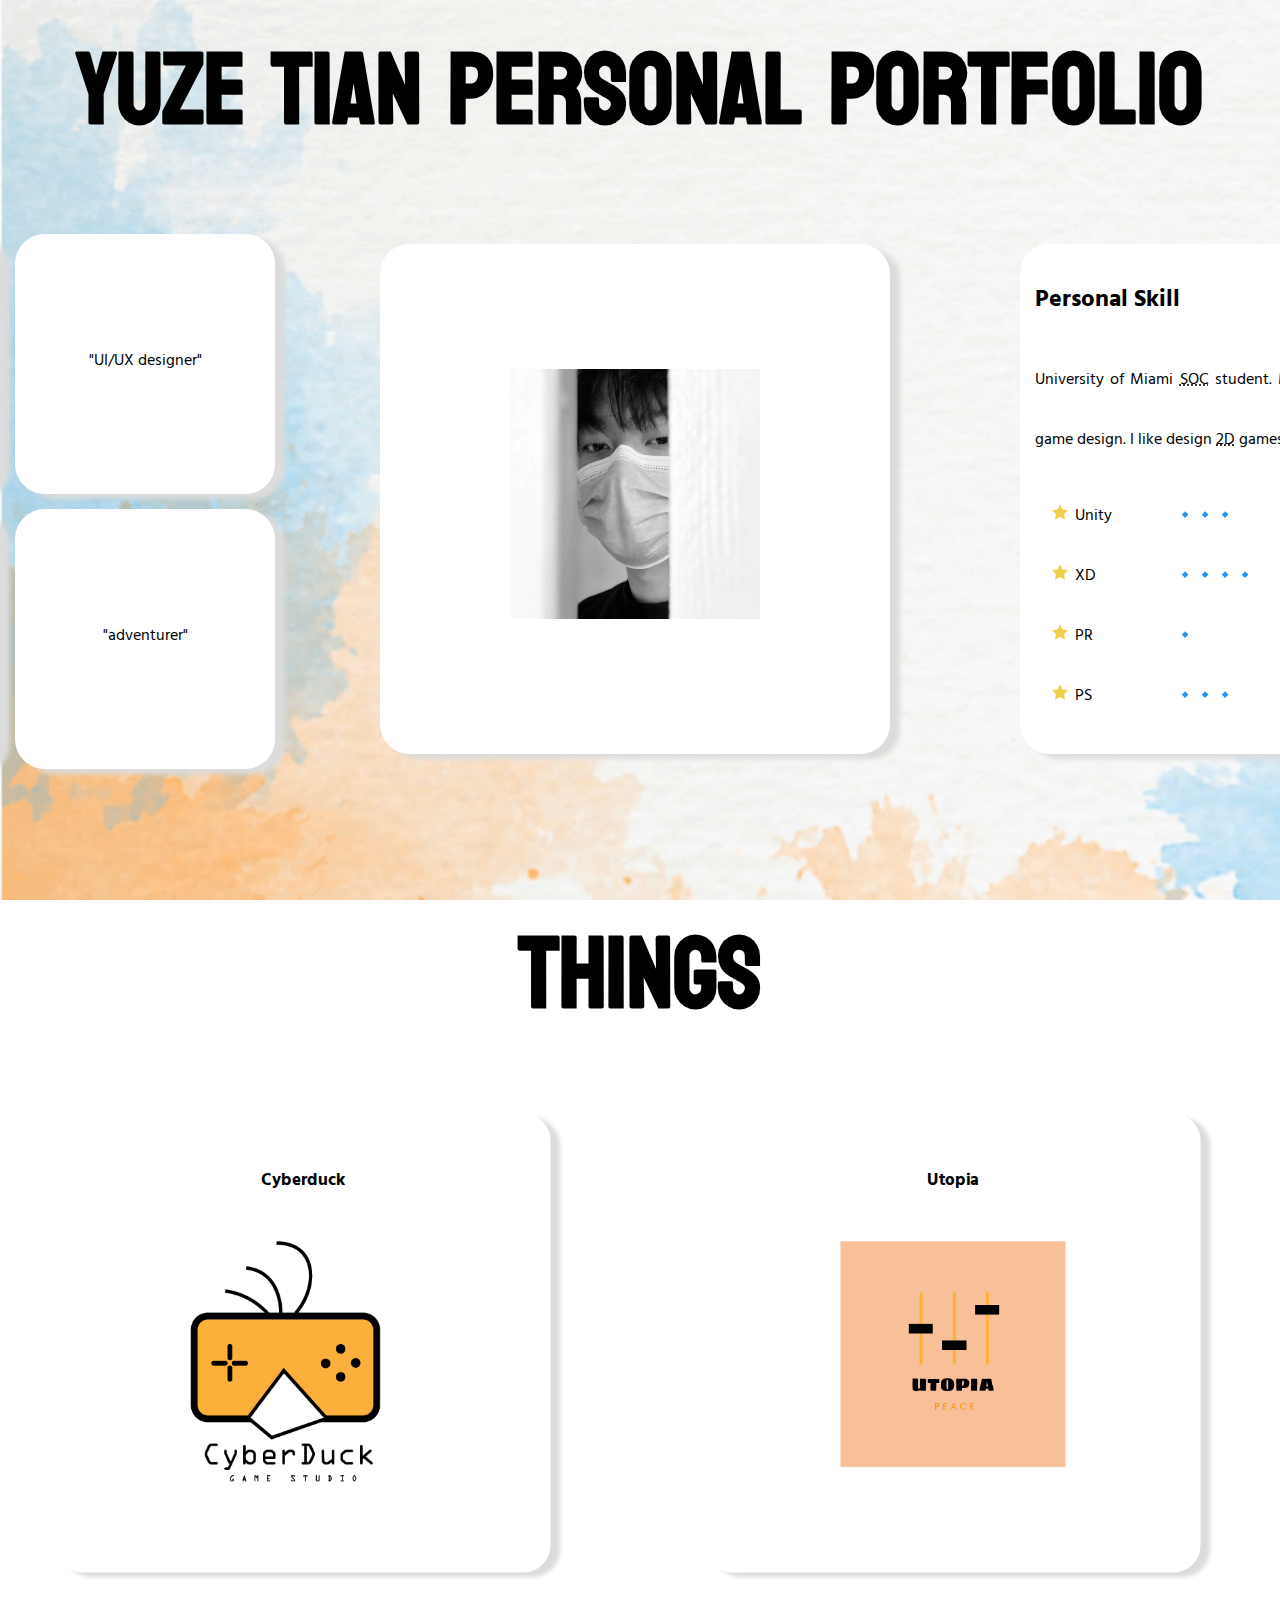
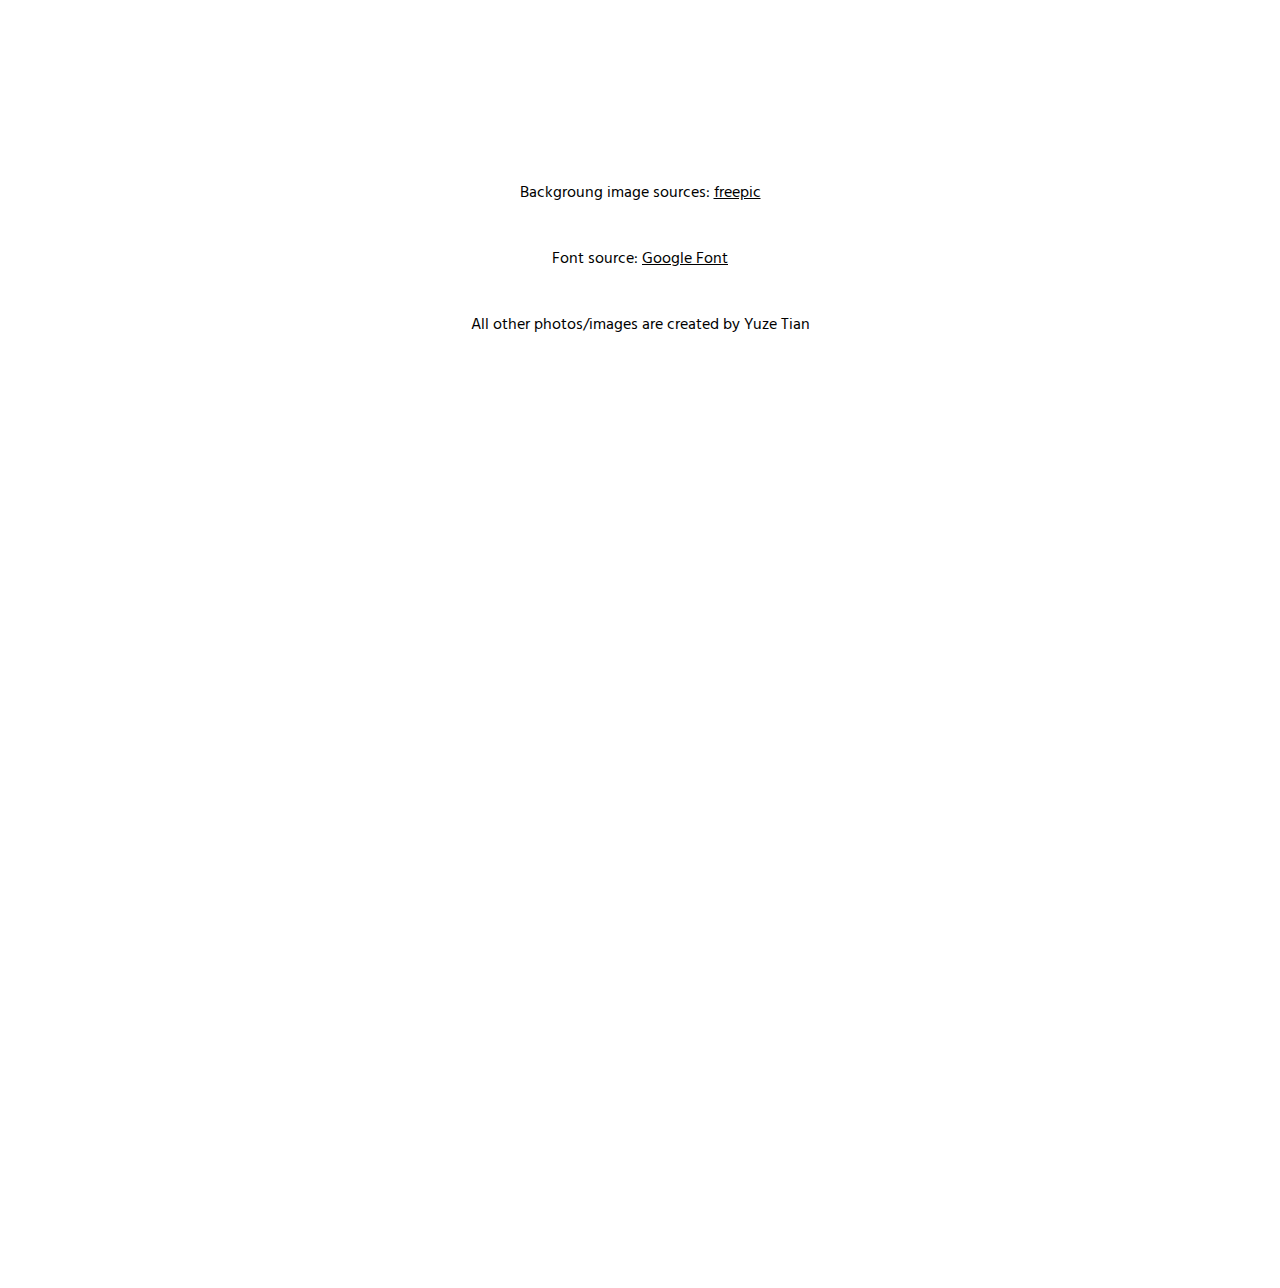
<file: index.html>
<!DOCTYPE html>
<html lang="en">
<head>
    <meta charset="UTF-8"/>
    <link href="main.css" rel="stylesheet"/>
    <title>Yuze Tian portfolio</title>
</head>
<body id="mp">
<header>
    <h1>Yuze Tian Personal Portfolio</h1>
<section id="header">
    <div id="yt">
        <img src="mainpage/photos/yuze_tian.png"  alt="my" class="self">
        </div>
    <div class="intro1">
        <div id="gd">
            <p>"Game Designer"</p>
        </div>
        <div id="de">
            <p>"UI/UX designer"</p>
        </div>
        <div id="gm">
            <p>"Gamer"</p>
        </div>
        <div id="rap">
            <p>"adventurer"</p>
        </div>
    </div>
        <div id="skill">
            <h2>Personal Skill</h2>
            <p>University of Miami <abbr title="School of Communication">SOC</abbr> student. Major in interactive media, minor in game design. I like design <abbr title="two-dimensional">2D</abbr> games, <abbr title="user interface">UI</abbr> and <abbr title="user experience">UX</abbr> design. </p>
            <ul id="ul1">
                <li class="Unity"><span>Unity</span></li>
                <li class="AdobeXD"><span>XD</span></li>
                <li class="AdobePR"><span>PR</span></li>
                <li class="AdobePS"><span>PS</span></li>
            </ul>
        </div>
    </section>
    </header>
    <main id="diyi">
        <h1>Things</h1>
        <section id="thing">
            <a href="cyberduck/cbdk_page.html" class="c" >
            <h3>Cyberduck</h3>
            <img src="cyberduck/cbdk_photo/cbdk.png" alt="z1" class="cbdk">
            </a>
            <a href="utopia/utopia_main.html" class="u">
            <h3>Utopia</h3>
            <img src="utopia/utopia_photo/utopia.png" alt="z2" class="utpa">
            </a>
            <a href="wedo/wedo_main.html" class="w">
            <h3>WeDo</h3>
            <img src="wedo/wedo_photo/wedo.png" alt="z3" class="we">
            </a>
        </section>

    </main>
    <footer>
        <p>Backgroung image sources:  <a href="https://www.freepik.com" class="free">freepic</a></p>
        <p>Font source:  <a href="https://fonts.google.com/" class="free">Google Font</a></p>
        <p>All other photos/images are created by Yuze Tian</p>
    </footer>
    

    
</body>
</html>
</file>
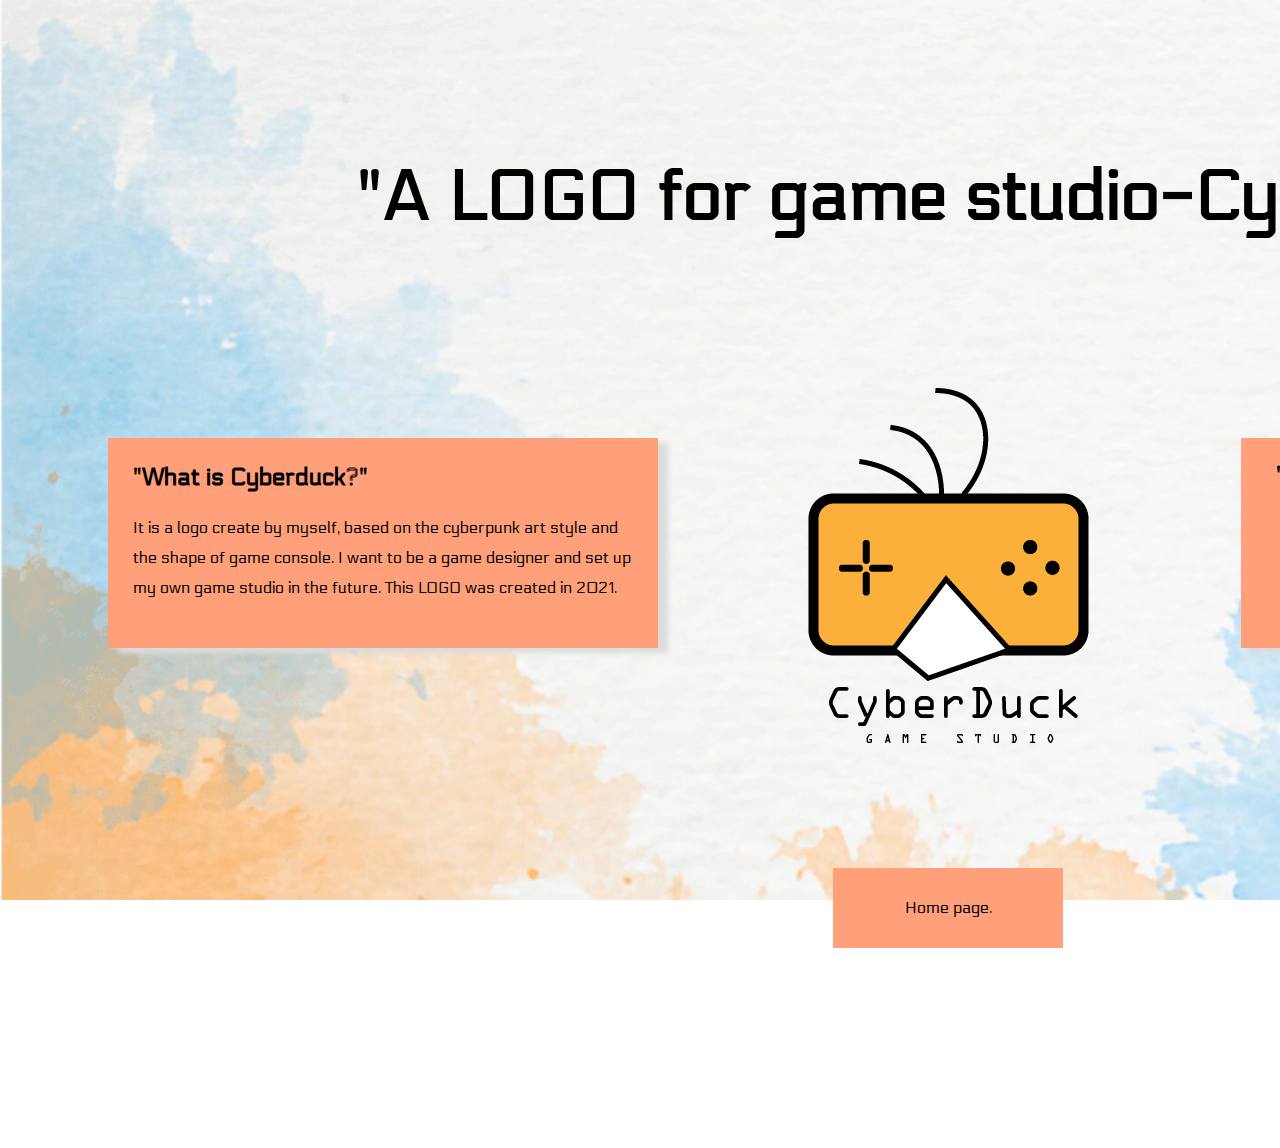
<file: cyberduck/cbdk_page.html>
<!DOCTYPE html>
<html lang="en">
<head>
    <meta charset="UTF-8">
    <link href="../main.css" rel="stylesheet"/>
    <title>cyberduck page</title>
</head>
<body id="cb">
    <header id="c1"><h1 id="cbdkfont">"A LOGO for game studio-Cyberduck"</h1></header>
    <main id="c2">
        <section id="cbdk1">
            <img src="cbdk_photo/cbdk.png" alt="cyber" class="p1">
        </section>
        <section id="about">
            <h2>"What is Cyberduck?"</h2>
            <p class="cyber_intro">It is a logo create by myself, based on the cyberpunk art style and the shape of game console. I want to be a game designer and set up my own game studio in the future. This LOGO was created in 2021.</p>
        </section>
        <section id="about2">
            <h2>"Main Features"</h2>
            <ul>
                <li>The hair of the duck represent the wire on game console</li>
                <li>The eyes of the cyberduck represent the buttons on game console </li>
                <li>The font I use for the LOGO is close to the font style in some video games</li>
            </ul>
        </section>
        <section id="back1">
           <a href="../index.html">Home page.</a>
        </section>
    </main>
    
</body>
</html>
</file>
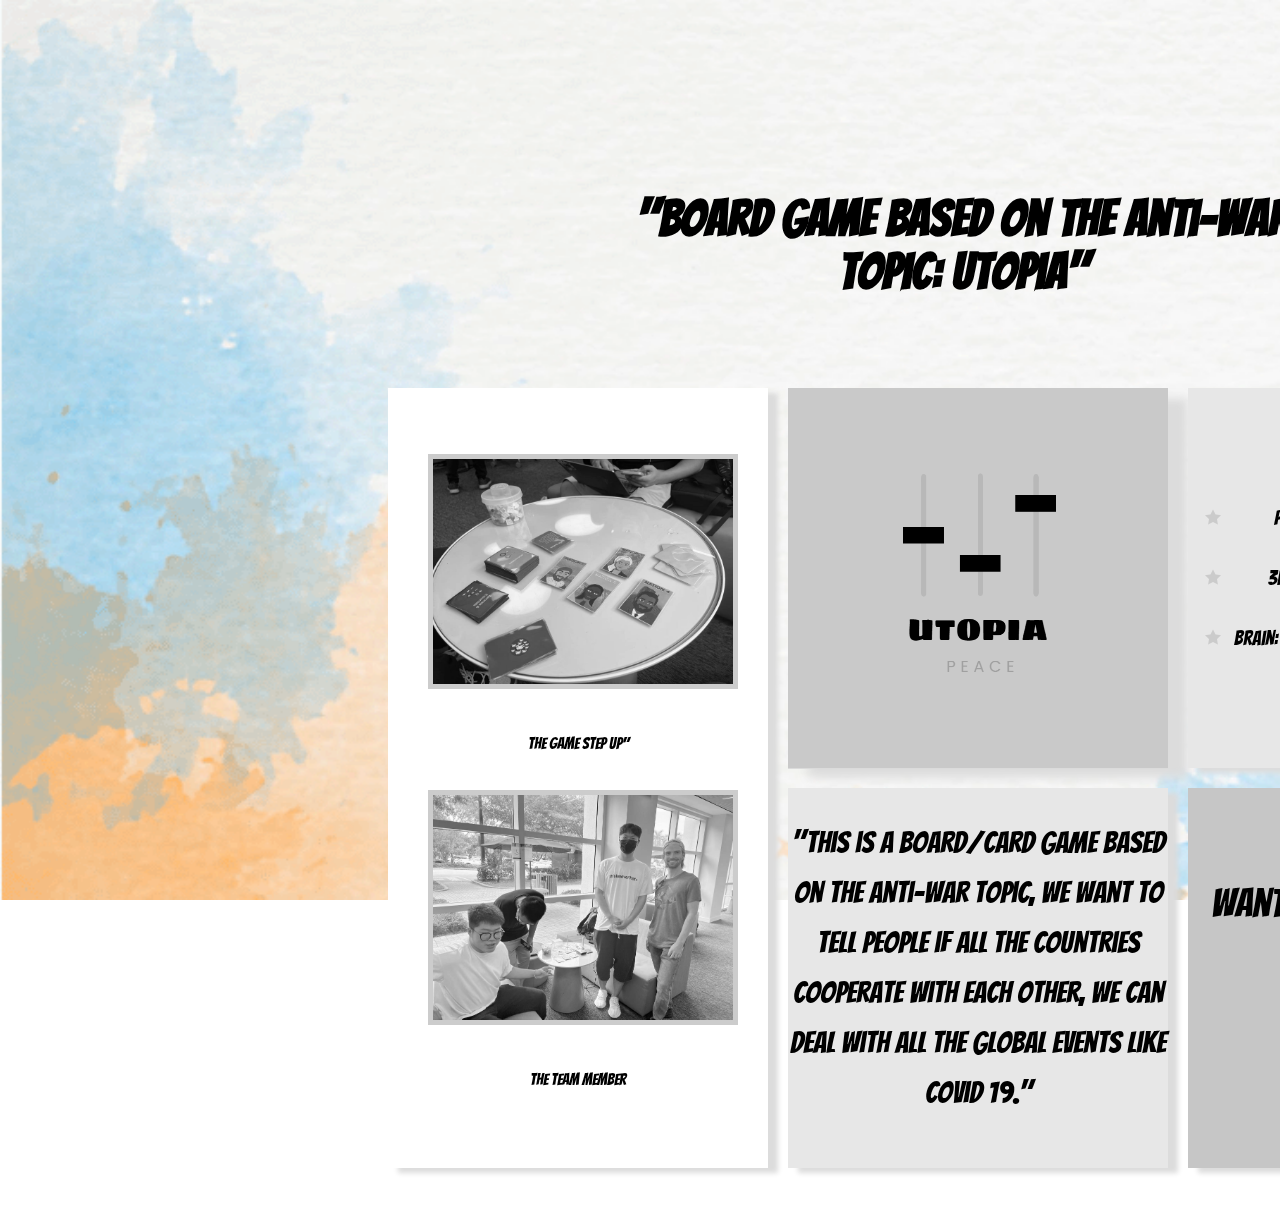
<file: utopia/utopia_main.html>
<!DOCTYPE html>
<html lang="en">
<head>
    <meta charset="UTF-8">
    <link href="../main.css" rel="stylesheet"/>
    <title>utopia</title>
</head>
<body id="up">
    <header id="upintro"><h1 id="upid">"Board Game based on the Anti-war topic: Utopia"</h1></header>
    <main id="upia">
        <section id="showcase">
        <figure id="hz">
        <img src="utopia_photo/game.jpg" alt="hezhao" class="hezhao">
        <figcaption>The Game Step up"</figcaption>
    </figure>
    <figure id="yx">
        <img src="utopia_photo/us.jpg" alt="youxi" class="youxi">
        <figcaption>The Team Member</figcaption>
    </figure>
    </section>
    <section id="aboutu">
        <img src="utopia_photo/utopia.png" alt="logo" class="tubiao">
    </section>
    <section id="upintro2">
        <p>"This is a board/card game based on the anti-war topic, we want to tell people if all the countries cooperate with each other, we can deal with all the global events like covid 19."</p>
    </section>
    <section id="material">
        <p>What Material we use?</p>
        <ul>
            <li>Paper: to make the card for game.</li>
            <li>3D printer: to make the game pieces.</li>
            <li>Brain: to consider about the game mechanics and the game balancing</li>
        </ul>
    </section>
    <section id="backhome">
        <a href="../index.html" >
        <p>want see more works? Chlick here!</p></a>
    </section>

    </main>
    
</body>
</html>
</file>
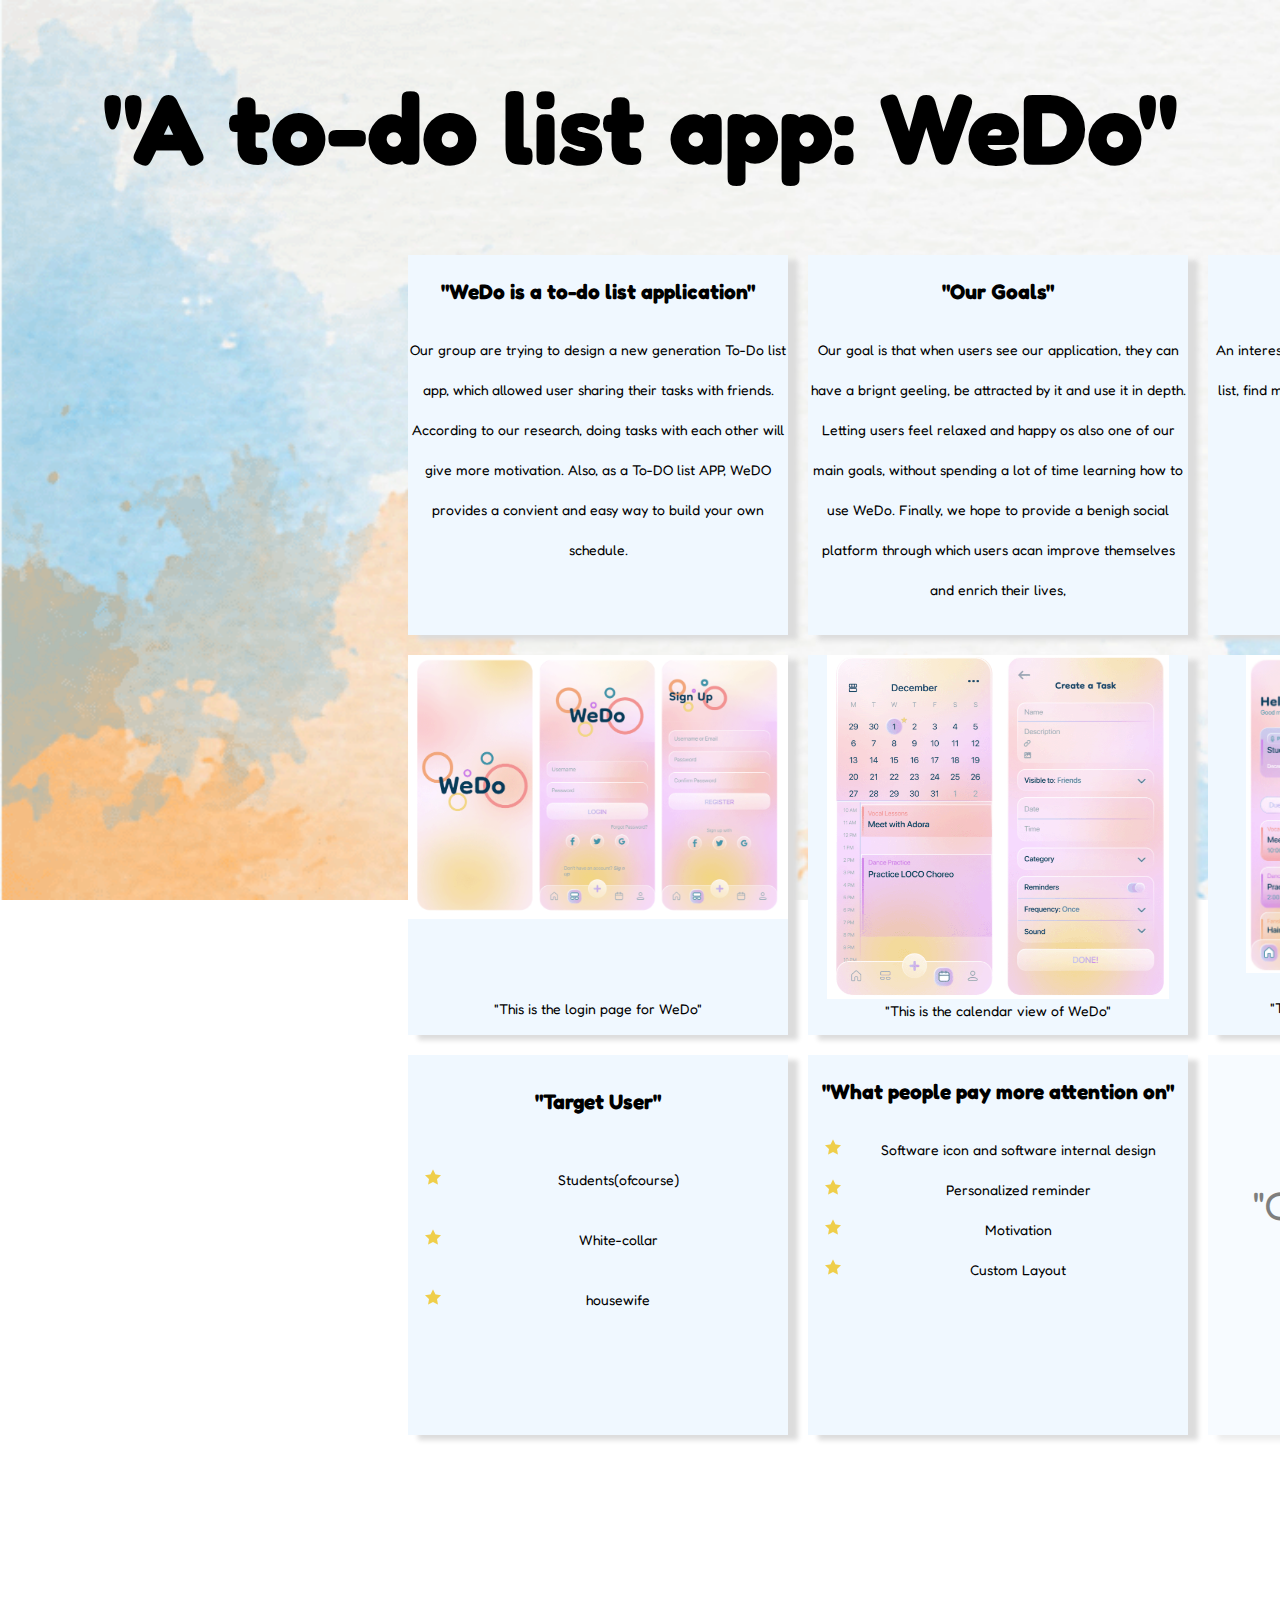
<file: wedo/wedo_main.html>
<!DOCTYPE html>
<html lang="en">
<head>
    <meta charset="UTF-8">
    <link href="../main.css" rel="stylesheet"/>
    <title>wedo</title>
</head>
<body id="wdbody">
    <header><h1 id="wee">"A to-do list app: WeDo"</h1></header>
    <main id="todo">
        <section id="abtwd">
            <h2>"WeDo is a to-do list application"</h2>
            <p>Our group are trying to design a new generation To-Do list app, which allowed user sharing their tasks with friends. According to our research, doing tasks with each other will give more motivation. Also, as a To-DO list APP, WeDO provides a convient and easy way to build your own schedule.</p>
        </section>
        <section id="social">
            <h2>"Social Media Platform</h2>
            <p>An interesting Social Media Platform based on the To-Do list, find more friends and join the task groups. Make and easier way to share and do tasks.</p>
        </section>
            <section id="goal">
            <h2>"Our Goals"</h2>
            <p>Our goal is that when users see our application, they can have a brignt geeling, be attracted by it and use it in depth. Letting users feel relaxed and happy os also one of our main goals, without spending a lot of time learning how to use WeDo. Finally, we hope to provide a benigh social platform through which users acan improve themselves and enrich their lives,</p>
        </section>
            <figure id="we1">
                <img src="wedo_photo/log_page.png" alt="login" id="logpage">
                <figcaption>"This is the login page for WeDo"</figcaption>
            </figure>
            <figure id="we2">
                <img src="wedo_photo/calendar_view.png" alt="calendar" id="calendar">
                <figcaption>"This is the calendar view of WeDo"</figcaption>
            </figure>
            <figure id="we3">
                <img src="wedo_photo/social_media.png" alt="social media" id="media">
                <figcaption>"This is the social media pages of WeDo"</figcaption>
            </figure>
            <section id="target">
                <h2>"Target User"</h2>
                <ul>
                    <li>Students(ofcourse)</li>
                    <li>White-collar</li>
                    <li>housewife</li>
                </ul>
            </section>
            <section id="ques">
                <h2>"What people pay more attention on"</h2>
                <ul>
                    <li>Software icon and software internal design</li>
                    <li>Personalized reminder</li>
                    <li>Motivation</li>
                    <li>Custom Layout</li>
                </ul>
            </section>
            <section id="where">
                <a href="../index.html">
                <p class="che">"Check out more things"</p></a>
            </section>
    </main>
    
</body>
</html>
</file>
<file: main.css>
@import url('https://fonts.googleapis.com/css2?family=Bangers&family=Electrolize&family=Fredoka+One&family=Hind+Madurai:wght@300;400;500;600&family=Koulen&display=swap');
#mp{ 
    font-family:'Hind Madurai', sans-serif;
    line-height: 50px;
    text-align:center;
    background-image: url("mainpage/photos/background.png");
    background-attachment: fixed;
    background-size: cover;
    }
#diyi{
    height: 800px;
}
.self{
   width: 50%; 
}
h1{
    font-family: 'Koulen', cursive;
    font-size: 100px;
}
#upid{
    font-family: 'Koulen', cursive;
    font-size: 50px;
}
ul {
    list-style: none;
  }
  
li > span {
    display: inline-block;
    width: 100px;
}
.AdobeXD::after {
    content: "🔹🔹🔹🔹";
}
  
.AdobePS::after {
    content: "🔹🔹🔹";
}

.Unity::after {
    content: "🔹🔹🔹";
}
  
.AdobePR::after {
    content: "🔹";
}
.free{
    text-decoration: underline;
}
a{
    text-decoration: none;
    color: black;
}
a:link{
    color: black;
}
a:visited{
    color:black;
}
a:active{
    color: black;
}
#de{
    width: 250px;
    height:250px;
    border: 5px solid white;
    margin: auto;
    text-align: center;
    box-shadow: 10px 5px 5px gainsboro;
    background-color: white;
    border-radius: 30px;
    line-height: 210px;
    transform: scale(1);
    position: relative;
    transition: all 1s ease-in;
}
#de:hover{
    transform: scale(1.1);
    background-color: lightpink;
    position: relative;
    transition: all 1s ease-in;
}
#gd{
    width: 250px;
    height:250px;
    border: 5px solid white;
    margin: auto;
    text-align: center;
    box-shadow: 10px 5px 5px gainsboro;
    background-color: white;
    border-radius: 30px;
    line-height: 210px;
    transform: scale(1);
    position: relative;
    transition: all 1s ease-in;
}
#gd:hover{
    transform: scale(1.1);
    background-color: lightgoldenrodyellow;
    position: relative;
    transition: all 1s ease-in;
}
#gm{
    width: 250px;
    height:250px;
    border: 5px solid white;
    margin: auto;
    box-shadow: 10px 5px 5px gainsboro;
    background-color: white;
    border-radius: 30px;
    line-height: 210px;
    transform: scale(1);
    position: relative;
    transition: all 1s ease-in;
}
#gm:hover{
    transform: scale(1.1);
    background-color: lightskyblue;
    position: relative;
    transition: all 1s ease-in;
}
#rap{
    width: 250px;
    height:250px;
    border: 5px solid white;
    margin: auto;
    text-align: center;
    box-shadow: 10px 5px 5px gainsboro;
    background-color: white;
    border-radius: 30px;
    line-height: 210px;
    transform: scale(1);
    position: relative;
    transition: all 1s ease-in;
}
#rap:hover{
    transform: scale(1.1);
    background-color: lightcoral;
    position: relative;
    transition: all 1s ease-in;
}
#yt{
    width: 500px;
    height:500px;
    border: 5px solid white;
    grid-area: 1/2;
    margin:60px ; 
    line-height: 730px;   
    box-shadow: 10px 5px 5px gainsboro;
    background-color: white;
    border-radius: 30px;
}
#yt:hover{
    transform: scale(1.1);
    background-color: lightslategray;
    position: relative;
    transition: all 1s ease-in;
}
.intro1{
    display: grid;
    gap: 20px;
    grid-template-columns: 255px 255px;
    grid-template-rows: 255px 255px;
    margin: 50px;
    justify-content: right;
}
#header{
    display: grid;
    grid-template-columns: 640px 640px 640px;
    grid-template-rows: 500px 100px 100px;
    justify-content: center;
    align-content: center;
}

#skill{
    width: 500px;
    height:500px;
    border: 5px solid white;
    padding-left: 10px;
    padding-right: 10px;
    margin: 60px;
    text-align: justify;
    line-height:60px;
    box-shadow: 10px 5px 5px gainsboro;
    background-color: white;
    border-radius: 30px;   
}
#skill:hover{
    transform: scale(1.1);
    background-color: lightcyan;
    position: relative;
    transition: all 1s ease-in;
}
.cbdk{
    width: 50%;
}
.c{
    width: 500px;
    height:500px;
    border: 5px solid white;
    padding-left: 20px;
    padding-right: 20px;
    margin: 20px 20px 20px 20px;
    text-align: center;
    line-height: 100px;
    box-shadow: 10px 5px 5px gainsboro;
    background-color: white;
    border-radius: 30px;
    transform: scale(0.9);
    position: relative;
    transition: all 1s ease-in;
}
.c:hover{
    transform: scale(0.8);
    z-index: 10;
    transition: all 1s ease-in;
}
.utpa{
    width: 50%;
}
.u{
    width: 500px;
    height:500px;
    border: 5px solid white;
    padding-left: 20px;
    padding-right: 20px;
    margin: 20px 20px 20px 20px;
    text-align: center;
    line-height: 100px;
    box-shadow: 10px 5px 5px gainsboro;
    background-color: white;
    border-radius: 30px;
    transform: scale(0.9);
    position: relative;
    transition: all 1s ease-in
}
.u:hover{
    transform: scale(0.8);
    z-index: 10;
    transition: all 1s ease-in;
}
.we{
    width: 20%
}
.w{
    width: 500px;
    height:500px;
    border: 5px solid white;
    padding-left: 20px;
    padding-right: 20px;
    margin: 20px 20px 20px 20px;
    text-align: center;
    line-height: 100px;
    box-shadow: 10px 5px 5px gainsboro;
    background-color: white;
    border-radius: 30px;
    transform: scale(0.9);
    position: relative;
    transition: all 1s ease-in;
}
.w:hover{
    transform: scale(0.8);
    z-index: 10;
    transition: all 1s ease-in;
}
#thing{
    display: grid;
    grid-template-columns: 640px 640px 640px;
    grid-template-rows: 600px 600px 600px ;
    gap: 10px;
    margin-top: 20px;
}

/*cyberduck page*/

#cb{
    font-family: 'Electrolize', sans-serif;
    height: 1000px;
    max-width: 1900px;
    background-image: url("mainpage/photos/background.png");
    background-attachment: fixed;
    background-size: cover;
    display: grid;
    align-content: flex-start;
    grid-template-columns: repeat(5, 380px);
    grid-template-rows: repeat(5, 380px);
    
}
#cbdkfont{
    font-family: 'Electrolize', sans-serif;
    font-size: 70px;
}
#c1{
    width: 1700px;
    height: 100px;
    font-style: bold;
    margin-top: 100px;
    margin-left:100px;
    text-align: center;
    grid-area: 1 / 1 / 2 / 6;
}
#cbdk1{
    margin-left: 800px;
    text-align: center;
    line-height:200px;
    grid-area: 1 / 1 / 5 / 4;
}
#about{
    width: 500px;
    height:200px;
    line-height: 30px;
    border: 5px solid lightsalmon;
    box-shadow: 10px 5px 5px gainsboro;
    background-color: lightsalmon;
    padding-left: 20px;
    padding-right: 20px;
    margin-left: 100px;
    margin-top: 50px;
    grid-area: 1/1;
}
#c2{
    display: grid;
    grid-template-columns: repeat(2,380px);
    grid-template-rows: repeat(2,380px);
}
#about2{
    width: 500px;
    height:200px;
    line-height: 25px;
    border: 5px solid lightsalmon;
    box-shadow: 10px 5px 5px gainsboro;
    background-color: lightsalmon;
    padding-left: 30px;
    padding-right: 20px;
    margin-left: 100px;
    margin-top: 50px;
    grid-area: 1/4;
}
li{
   list-style: url("mainpage/photos/star.png");
}
#back1{
    width: 200px;
    height: 50px;
    background-color: lightsalmon;
    line-height: 50px;
    padding:15px 15px;
    grid-area: 2 / 1 / 3/ 3;
    margin-left: 825px;
    margin-top: 100px;
    border: none;
    text-align: center;
    text-decoration: none;
    display: inline-block;
    font-size: 16px;
}
#back1:hover{
        transform: scale(1.2);
        z-index: 10;
        transition: all 1s ease-in;
}
/*utopia*/
#up{
    font-family: 'Bangers', cursive;
    height: 1200px;
    background-image: url("mainpage/photos/background.png");
    background-attachment: fixed;
    background-size: cover;
    display: grid;
    align-content: flex-start;
    grid-template-columns: repeat(5, 380px);
    grid-template-rows: repeat(5, 380px);
    grid-column-gap: 0px;
    grid-row-gap: 0px;
}
#upid{
    font-family: 'Bangers', cursive;
}
#upintro{
    width: 700px;
    height: 100px;
    margin-left: 225px;
    margin-top: 150px;
    grid-area: 1/2/1/5;
    text-align: center;
}
.hezhao{
    width: 100%;
    border:5px solid rgb(104, 235, 191);
}
.youxi{
    width: 100%;
    border:5px solid rgb(104, 235, 191);
}
.tubiao{
    width: 100%;
}
#upia{
    display: grid;
    grid-template-columns: 380px 380px 380px;
    grid-template-rows: 380px 380px 380px;
    gap: 20px;
    grid-area: 2/2/4/5;
}
#showcase{
    line-height: 60px;
    text-align: center;
    grid-area: 1/1/3/2;
    background-color: white;
    padding-top: 50px;
    box-shadow: 10px 5px 5px gainsboro;
    filter: grayscale(1);
    transition: filter 1s ease-in;
}
#showcase:hover{
    box-shadow: 20px 10px 10px gainsboro;
    filter: grayscale(0);
    transition: filter 1s ease-in;
}
#aboutu{
    box-shadow: 20px 10px 10px gainsboro;
    filter: grayscale(1);
    transition: filter 1s ease-in;
}
#aboutu:hover{
    filter: grayscale(0);
    transition: filter 1s ease-in;
}
#upintro2{
    background-color: bisque;
    font-size: 30px;
    text-align: center;
    line-height: 50px;
    grid-area: 2/2;
    box-shadow: 10px 5px 5px gainsboro;
    filter: grayscale(1);
    transition: filter 1s ease-in;
}
#upintro2:hover{
    box-shadow: 20px 10px 10px gainsboro;
    filter: grayscale(0);
    transition: filter 1s ease-in;
}
#material{
    background-color: bisque;
    font-size: 20px;
    text-align: center;
    line-height: 60px;
    grid-area: 1/3;
    box-shadow: 10px 5px 5px gainsboro;
    filter: grayscale(1);
    transition: filter 1s ease-in;
}
#material:hover{
    box-shadow: 20px 10px 10px gainsboro;
    filter: grayscale(0);
    transition: filter 1s ease-in;
}
#backhome{
    background-color: lightpink;
    text-align: center;
    font-size: 40px;
    line-height: 150px;
    box-shadow: 10px 5px 5px gainsboro;
    filter: grayscale(1);
    transition: filter 1s ease-in;
}
#backhome:hover{
    box-shadow: 20px 10px 10px gainsboro;
    filter: grayscale(0);
    transition: filter 1s ease-in;
}

/*wedo*/
#wdbody{
    font-family: 'Fredoka One', cursive;
    font-size: 14px;
    text-align: center;
    background-image: url("mainpage/photos/background.png");
    background-attachment: fixed;
    background-size: cover;
}
#todo{
    display: grid;
    align-content: flex-start;
    gap: 20px;
    grid-template-columns: repeat(5, 380px);
    grid-template-rows: repeat(5, 380px);
}
#abtwd{
    text-align: center;
    line-height: 40px;
    background-color: aliceblue;
    box-shadow: 10px 5px 5px gainsboro;
    grid-area: 1/2;
}
#abtwd:hover{
        transform: scale(1.3);
        position: relative;
        transition: all 1s ease-in;
}
#social{
    text-align: center;
    line-height: 40px;
    background-color: aliceblue;
    box-shadow: 10px 5px 5px gainsboro;
    grid-area: 1/4;
}
#social:hover{
        transform: scale(1.3);
        position: relative;
        transition: all 1s ease-in;
}
#goal{
    text-align: center;
    line-height: 40px;
    background-color: aliceblue;
    box-shadow: 10px 5px 5px gainsboro;
    grid-area: 1/3;
}
#goal:hover{
    transform: scale(1.3);
        position: relative;
        transition: all 1s ease-in;
}
#logpage{
    width: 100%;
}
#calendar{
    width: 90%;
}
#media{
    width: 80%;
}
#we1{
    width: 380px;
    height: 380px;
    text-align: center;
    line-height: 95px;
    margin: 0px;
    background-color: aliceblue;
    box-shadow: 10px 5px 5px gainsboro;
    grid-area: 2 / 2 / 3 / 3;
}
#we1:hover{
    transform: scale(1.3);
    position: relative;
    transition: all 1s ease-in;
}
#we2{
    width: 380px;
    height: 380px;
    text-align: center;
    margin: 0px;
    line-height: px;
    background-color: aliceblue;
    box-shadow: 10px 5px 5px gainsboro;
    grid-area:  2 / 3 / 3 / 4;
}
#we2:hover{
    transform: scale(1.3);
        position: relative;
        transition: all 1s ease-in;
}
#we3{
    width: 380px;
    height: 380px;
    text-align: center;
    line-height: 40px;
    margin: 0px;
    background-color: aliceblue;
    box-shadow: 10px 5px 5px gainsboro;
    grid-area: 2 / 4 / 3 / 5;
}
#we3:hover{
    transform: scale(1.3);
        position: relative;
        transition: all 1s ease-in;
}
#target{
    text-align: center;
    line-height: 60px;
    background-color: aliceblue;
    box-shadow: 10px 5px 5px gainsboro;
    grid-area: 3 / 2 / 4 / 3; 
}
#target:hover{
    transform: scale(1.3);
        position: relative;
        transition: all 1s ease-in;
}
#ques{
    text-align: center;
    line-height: 40px;
    background-color: aliceblue;
    box-shadow: 10px 5px 5px gainsboro;
    grid-area: 3 / 3 / 4 / 4;
}
#ques:hover{
    transform: scale(1.3);
        position: relative;
        transition: all 1s ease-in;
}
#where{
    text-align: center;
    line-height:100px;
    background-color: aliceblue;
    box-shadow: 10px 5px 5px gainsboro;
    grid-area: 3 / 4 / 4 / 5;
    font-size: 40px;
    opacity: 0.5;
}
#where:hover{
    opacity: 1;
    transition: opacity 0.5s ease-in;
}
.che{
    margin-top: 100px;
}
#wee{
    font-family: 'Fredoka One', cursive;
}
</file>
